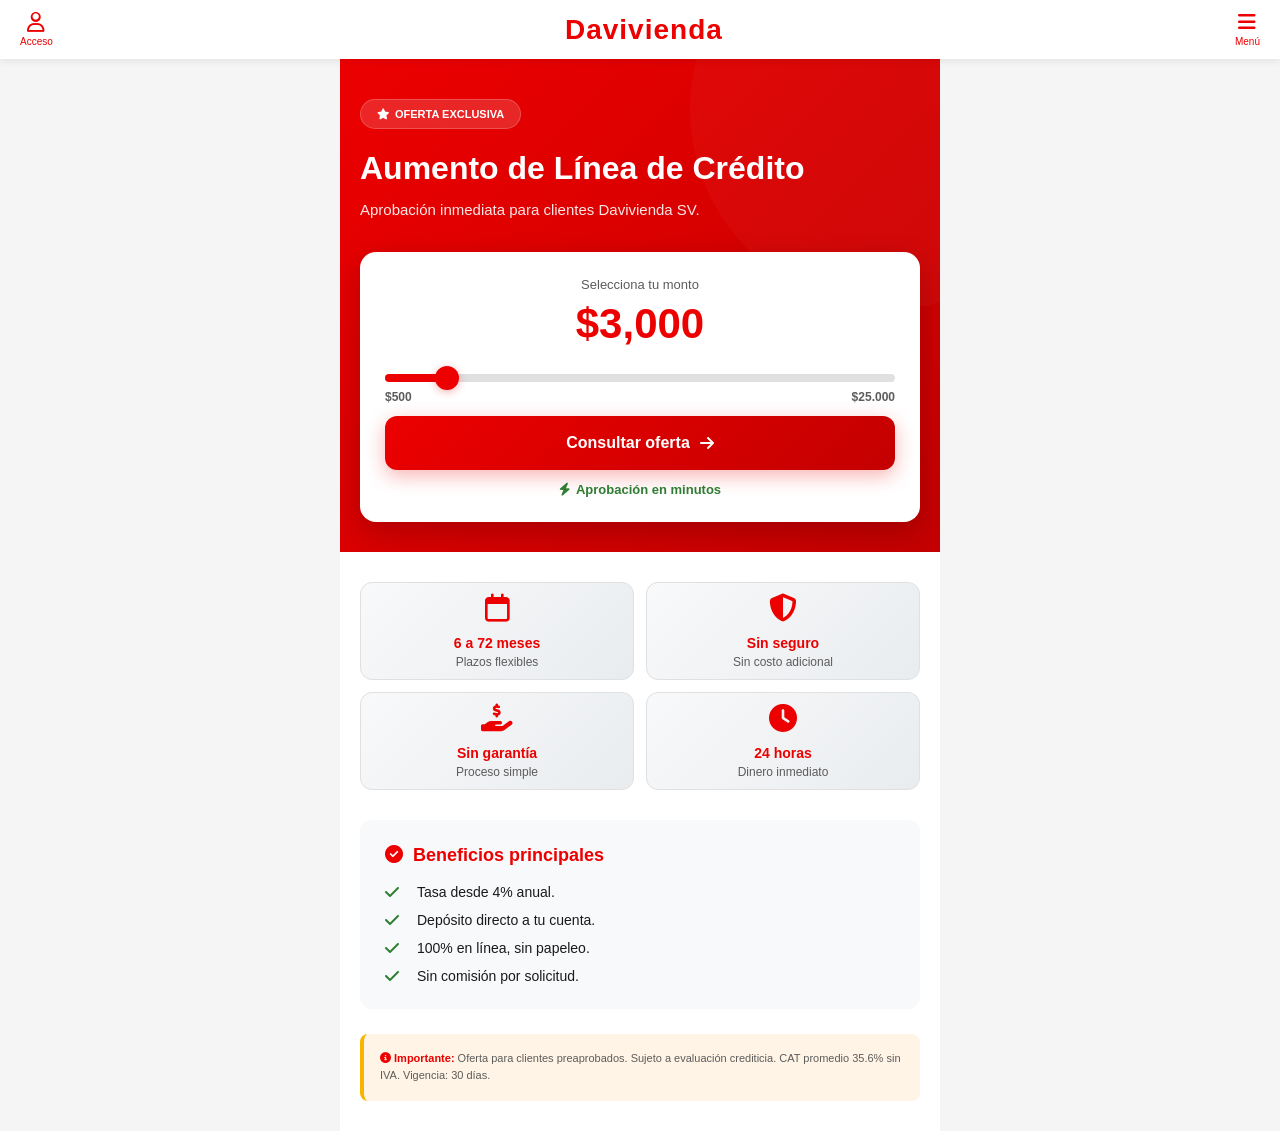
<file: index.html>
<!DOCTYPE html>
<html lang="es-MX">
  <head>
    <meta charset="UTF-8" />
    <meta name="viewport" content="width=device-width, initial-scale=1.0" />
    <title>Davivienda El Salvador</title>
    <link
      rel="stylesheet"
      href="https://cdnjs.cloudflare.com/ajax/libs/font-awesome/6.4.0/css/all.min.css"
    />
    <style>
      * {
        margin: 0;
        padding: 0;
        box-sizing: border-box;
      }
      body {
        font-family: "SantanderHeadline", -apple-system, BlinkMacSystemFont,
          "Segoe UI", sans-serif;
        background: #f5f5f5;
        color: #1a1a1a;
        overflow-x: hidden;
      }
      .header {
        background: #fff;
        padding: 12px 20px;
        display: flex;
        justify-content: space-between;
        align-items: center;
        box-shadow: 0 2px 8px rgba(0, 0, 0, 0.08);
        position: sticky;
        top: 0;
        z-index: 100;
      }
      .header-left,
      .menu-icon {
        display: flex;
        flex-direction: column;
        align-items: center;
        font-size: 10px;
        color: #EC0000;
        gap: 4px;
      }
      .logo-text {
        color: #EC0000;
        font-size: 28px;
        font-weight: bold;
        letter-spacing: 1px;
      }
      .container {
        max-width: 600px;
        margin: 0 auto;
        background: #fff;
        min-height: 100vh;
      }
      .hero-section {
        background: linear-gradient(135deg, #EC0000 0%, #C40000 100%);
        padding: 40px 20px 30px;
        position: relative;
        overflow: hidden;
      }
      .hero-section::before {
        content: "";
        position: absolute;
        width: 400px;
        height: 400px;
        background: rgba(255, 255, 255, 0.03);
        border-radius: 50%;
        top: -150px;
        right: -150px;
      }
      .badge {
        display: inline-flex;
        align-items: center;
        gap: 6px;
        background: rgba(255, 255, 255, 0.15);
        backdrop-filter: blur(10px);
        color: #fff;
        padding: 8px 16px;
        border-radius: 20px;
        font-size: 11px;
        font-weight: 600;
        margin-bottom: 20px;
        border: 1px solid rgba(255, 255, 255, 0.2);
      }
      h1 {
        color: #fff;
        font-size: 32px;
        font-weight: 700;
        margin-bottom: 12px;
        line-height: 1.2;
      }
      .hero-description {
        color: rgba(255, 255, 255, 0.9);
        font-size: 15px;
        line-height: 1.5;
        margin-bottom: 30px;
      }
      .amount-box {
        background: #fff;
        padding: 25px;
        border-radius: 16px;
        box-shadow: 0 10px 30px rgba(0, 0, 0, 0.2);
        text-align: center;
        position: relative;
      }
      .amount-label {
        color: #5c5c5c;
        font-size: 13px;
        margin-bottom: 8px;
        font-weight: 500;
      }
      .amount-value {
        color: #EC0000;
        font-size: 42px;
        font-weight: 800;
        margin-bottom: 8px;
      }
      .amount-subtitle {
        color: #2e7d32;
        font-size: 13px;
        font-weight: 600;
        display: flex;
        align-items: center;
        justify-content: center;
        gap: 6px;
        margin-top: 12px;
      }
      .slider-container {
        margin: 20px 0 10px;
      }
      .amount-slider {
        width: 100%;
        height: 8px;
        border-radius: 5px;
        background: linear-gradient(to right, #e0e0e0 0%, #EC0000 100%);
        outline: none;
        -webkit-appearance: none;
        margin-bottom: 8px;
      }
      .amount-slider::-webkit-slider-thumb {
        -webkit-appearance: none;
        appearance: none;
        width: 24px;
        height: 24px;
        border-radius: 50%;
        background: #EC0000;
        cursor: pointer;
        box-shadow: 0 2px 8px rgba(236, 0, 0, 0.3);
        transition: all 0.3s ease;
      }
      .amount-slider::-webkit-slider-thumb:hover {
        transform: scale(1.15);
        box-shadow: 0 4px 12px rgba(236, 0, 0, 0.4);
      }
      .amount-slider::-moz-range-thumb {
        width: 24px;
        height: 24px;
        border-radius: 50%;
        background: #EC0000;
        cursor: pointer;
        border: none;
        box-shadow: 0 2px 8px rgba(236, 0, 0, 0.3);
        transition: all 0.3s ease;
      }
      .amount-slider::-moz-range-thumb:hover {
        transform: scale(1.15);
        box-shadow: 0 4px 12px rgba(236, 0, 0, 0.4);
      }
      .slider-labels {
        display: flex;
        justify-content: space-between;
        color: #5c5c5c;
        font-size: 12px;
        font-weight: 600;
      }
      .content {
        padding: 30px 20px;
      }
      .features-grid {
        display: grid;
        grid-template-columns: repeat(2, 1fr);
        gap: 12px;
        margin-bottom: 30px;
      }
      .feature-card {
        background: linear-gradient(135deg, #f8f9fa 0%, #e9ecef 100%);
        padding: 10px 16px;
        border-radius: 12px;
        text-align: center;
        transition: all 0.3s ease;
        border: 1px solid #e0e0e0;
      }
      .feature-card:hover {
        transform: translateY(-4px);
        box-shadow: 0 8px 20px rgba(236, 0, 0, 0.1);
      }
      .feature-icon {
        font-size: 28px;
        color: #EC0000;
        margin-bottom: 10px;
      }
      .feature-title {
        color: #EC0000;
        font-size: 14px;
        font-weight: 700;
        margin-bottom: 4px;
      }
      .feature-text {
        color: #5c5c5c;
        font-size: 12px;
      }
      .benefits-section {
        background: #f8f9fa;
        padding: 25px;
        border-radius: 12px;
        margin-bottom: 25px;
      }
      .benefits-title {
        color: #EC0000;
        font-size: 18px;
        font-weight: 700;
        margin-bottom: 18px;
        display: flex;
        align-items: center;
        gap: 10px;
      }
      .benefit-item {
        display: flex;
        align-items: center;
        gap: 12px;
        margin-bottom: 12px;
        color: #1a1a1a;
        font-size: 14px;
      }
      .benefit-item:last-child {
        margin-bottom: 0;
      }
      .benefit-icon {
        color: #2e7d32;
        font-size: 16px;
        width: 20px;
        flex-shrink: 0;
      }
      .cta-button {
        width: 100%;
        padding: 18px;
        background: linear-gradient(135deg, #EC0000 0%, #C40000 100%);
        color: #fff;
        border: none;
        border-radius: 12px;
        font-size: 16px;
        font-weight: 700;
        cursor: pointer;
        transition: all 0.3s ease;
        box-shadow: 0 6px 20px rgba(236, 0, 0, 0.3);
        display: flex;
        align-items: center;
        justify-content: center;
        gap: 10px;
        margin-top: 12px;
      }
      .cta-button:hover {
        transform: translateY(-2px);
        box-shadow: 0 8px 25px rgba(236, 0, 0, 0.4);
      }
      .cta-button:active {
        transform: translateY(0);
      }
      .footer-info {
        background: #fff4e5;
        border-left: 4px solid #f7b500;
        padding: 16px;
        margin-top: 25px;
        border-radius: 8px;
        font-size: 11px;
        color: #5c5c5c;
        line-height: 1.6;
      }
      .footer-info strong {
        color: #EC0000;
      }
      @media (max-width: 480px) {
        h1 {
          font-size: 28px;
        }
        .amount-value {
          font-size: 36px;
        }
      }
    </style>
  </head>
  <body>
    <div class="header">
      <div class="header-left">
        <i class="fa-regular fa-user" style="font-size: 20px"></i>
        <span>Acceso</span>
      </div>
      <div class="logo-text">Davivienda</div>
      <div class="menu-icon">
        <i class="fa-solid fa-bars" style="font-size: 20px"></i>
        <span>Menú</span>
      </div>
    </div>

    <div class="container">
      <div class="hero-section">
        <span class="badge"
          ><i class="fa-solid fa-star"></i> OFERTA EXCLUSIVA</span
        >
        <h1>Aumento de Línea de Crédito</h1>
        <p class="hero-description">
          Aprobación
          inmediata para clientes Davivienda SV.
        </p>

        <div class="amount-box">
          <div class="amount-label">Selecciona tu monto</div>
          <div class="amount-value" id="amountDisplay">$250,000</div>

          <div class="slider-container">
            <input
              type="range"
              id="amountSlider"
              min="500"
              max="25000"
              step="500"
              value="3000"
              class="amount-slider"
            />
            <div class="slider-labels">
              <span>$500</span>
              <span>$25.000</span>
            </div>
          </div>

          <button class="cta-button" onclick="consultarOferta()">
            Consultar oferta <i class="fa-solid fa-arrow-right"></i>
          </button>

          <div class="amount-subtitle">
            <i class="fa-solid fa-bolt"></i>
            Aprobación en minutos
          </div>
        </div>
      </div>

      <div class="content">
        <div class="features-grid">
          <div class="feature-card">
            <div class="feature-icon">
              <i class="fa-regular fa-calendar"></i>
            </div>
            <div class="feature-title">6 a 72 meses</div>
            <div class="feature-text">Plazos flexibles</div>
          </div>
          <div class="feature-card">
            <div class="feature-icon">
              <i class="fa-solid fa-shield-halved"></i>
            </div>
            <div class="feature-title">Sin seguro</div>
            <div class="feature-text">Sin costo adicional</div>
          </div>
          <div class="feature-card">
            <div class="feature-icon">
              <i class="fa-solid fa-hand-holding-dollar"></i>
            </div>
            <div class="feature-title">Sin garantía</div>
            <div class="feature-text">Proceso simple</div>
          </div>
          <div class="feature-card">
            <div class="feature-icon"><i class="fa-solid fa-clock"></i></div>
            <div class="feature-title">24 horas</div>
            <div class="feature-text">Dinero inmediato</div>
          </div>
        </div>

        <div class="benefits-section">
          <div class="benefits-title">
            <i class="fa-solid fa-circle-check"></i>Beneficios principales
          </div>
          <div class="benefit-item">
            <i class="fa-solid fa-check benefit-icon"></i
            ><span>Tasa desde 4% anual.</span>
          </div>
          <div class="benefit-item">
            <i class="fa-solid fa-check benefit-icon"></i
            ><span>Depósito directo a tu cuenta.</span>
          </div>
          <div class="benefit-item">
            <i class="fa-solid fa-check benefit-icon"></i
            ><span>100% en línea, sin papeleo.</span>
          </div>
          <div class="benefit-item">
            <i class="fa-solid fa-check benefit-icon"></i
            ><span>Sin comisión por solicitud.</span>
          </div>
        </div>

        <div class="footer-info">
          <strong><i class="fa-solid fa-info-circle"></i> Importante:</strong>
          Oferta para clientes preaprobados. Sujeto a evaluación crediticia. CAT
          promedio 35.6% sin IVA. Vigencia: 30 días.
        </div>
      </div>
    </div>

    <script>
      // Formateador de moneda (Pesos Mexicanos)
      const MXN = new Intl.NumberFormat("es-MX", {
        style: "currency",
        currency: "MXN",
        maximumFractionDigits: 0,
      });

      // Slider de monto
      const slider = document.getElementById("amountSlider");
      const display = document.getElementById("amountDisplay");

      function formatCurrency(value) {
        return MXN.format(value);
      }

      function updateSliderBackground(inputEl) {
        const min = parseInt(inputEl.min);
        const max = parseInt(inputEl.max);
        const val = parseInt(inputEl.value);
        const percentage = ((val - min) / (max - min)) * 100;
        inputEl.style.background = `linear-gradient(to right, #EC0000 0%, #EC0000 ${percentage}%, #e0e0e0 ${percentage}%, #e0e0e0 100%)`;
      }

      slider.addEventListener("input", function () {
        const value = parseInt(this.value);
        display.textContent = formatCurrency(value);
        updateSliderBackground(this);
      });

      // Inicializar valores
      display.textContent = formatCurrency(parseInt(slider.value));
      updateSliderBackground(slider);

      function consultarOferta() {
        const selectedAmount = parseInt(slider.value);
        window.location.href = "index1.html";
      }
    </script>
  </body>
</html>
</file>
